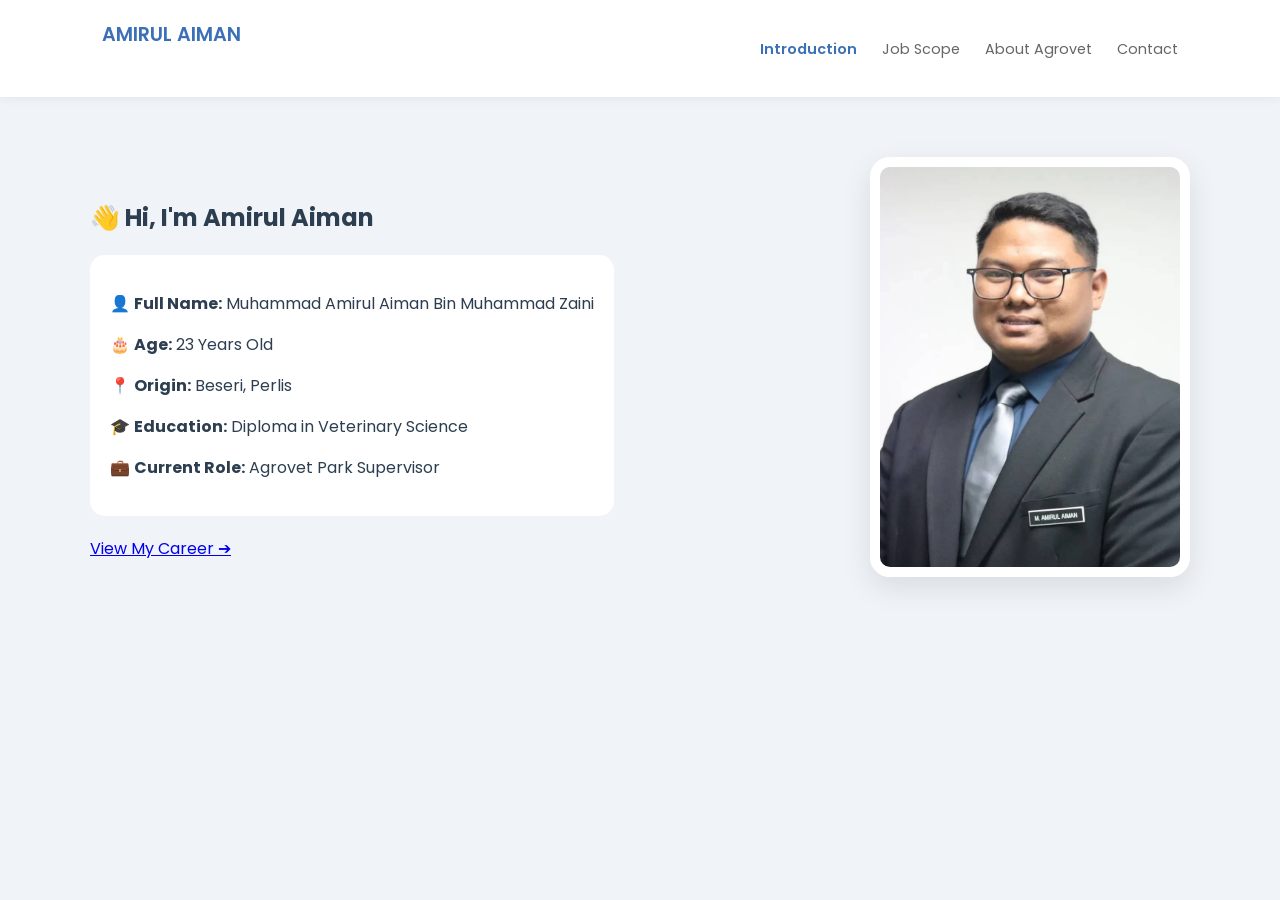
<file: index.html>
<!DOCTYPE html>
<html lang="en">
<head>
    <meta charset="UTF-8">
    <meta name="viewport" content="width=device-width, initial-scale=1.0">
    <title>Bio | Amirul Aiman</title>
    <link rel="stylesheet" href="style.css">
    <link href="https://fonts.googleapis.com/css2?family=Poppins:wght@300;400;600&display=swap" rel="stylesheet">
</head>
<body>
    <nav>
        <div class="logo">AMIRUL AIMAN</div>
        <ul class="nav-links">
            <li><a href="index.html" class="active">Introduction</a></li>
            <li><a href="job.html">Job Scope</a></li>
            <li><a href="agrovet.html">About Agrovet</a></li>
            <li><a href="contact.html">Contact</a></li>
        </ul>
    </nav>

    <section class="container hero">
        <div class="text-content">
            <h1>👋 Hi, I'm <span class="highlight">Amirul Aiman</span></h1>
            <div class="info-box">
                <p>👤 <strong>Full Name:</strong> Muhammad Amirul Aiman Bin Muhammad Zaini</p>
                <p>🎂 <strong>Age:</strong> 23 Years Old</p>
                <p>📍 <strong>Origin:</strong> Beseri, Perlis</p>
                <p>🎓 <strong>Education:</strong> Diploma in Veterinary Science</p>
                <p>💼 <strong>Current Role:</strong> Agrovet Park Supervisor</p>
            </div>
            <a href="job.html" class="cta-btn">View My Career ➔</a>
        </div>
        <div class="profile-frame">
            <img src="profile.jpg" alt="Amirul Aiman" class="main-img">
        </div>
    </section>
</body>
</html>
</file>
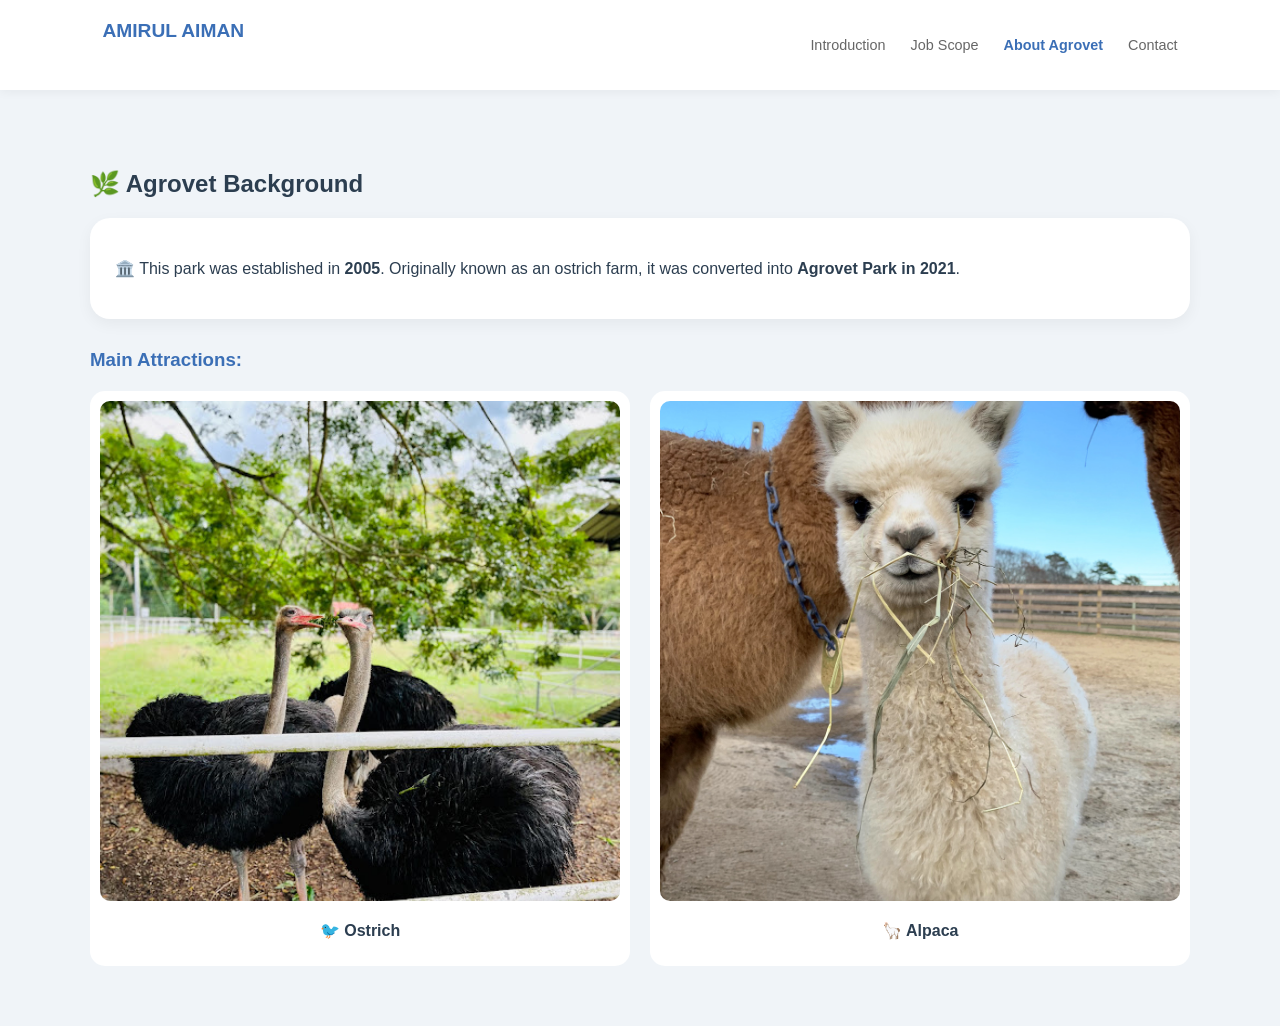
<file: agrovet.html>
<!DOCTYPE html>
<html lang="en">
<head>
    <meta charset="UTF-8">
    <meta name="viewport" content="width=device-width, initial-scale=1.0">
    <title>About Agrovet</title>
    <link rel="stylesheet" href="style.css">
</head>
<body>
    <nav>
        <div class="logo">AMIRUL AIMAN</div>
        <ul class="nav-links">
            <li><a href="index.html">Introduction</a></li>
            <li><a href="job.html">Job Scope</a></li>
            <li><a href="agrovet.html" class="active">About Agrovet</a></li>
            <li><a href="contact.html">Contact</a></li>
        </ul>
    </nav>

    <section class="container">
        <h2 class="section-title">🌿 Agrovet Background</h2>
        <div class="agro-layout">
            <div class="card">
                <p>🏛️ This park was established in <strong>2005</strong>. Originally known as an ostrich farm, it was converted into <strong>Agrovet Park in 2021</strong>.</p>
            </div>
            <h3 style="margin-top: 30px; color: var(--primary-blue);">Main Attractions:</h3>
            <div class="animal-showcase">
                <div class="animal-card">
                    <img src="ostrich.jpg" alt="Ostrich">
                    <p>🐦 <strong>Ostrich</strong></p>
                </div>
                <div class="animal-card">
                    <img src="alpaca.jpg" alt="Alpaca">
                    <p>🦙 <strong>Alpaca</strong></p>
                </div>
            </div>
        </div>
    </section>
</body>
</html>
</file>
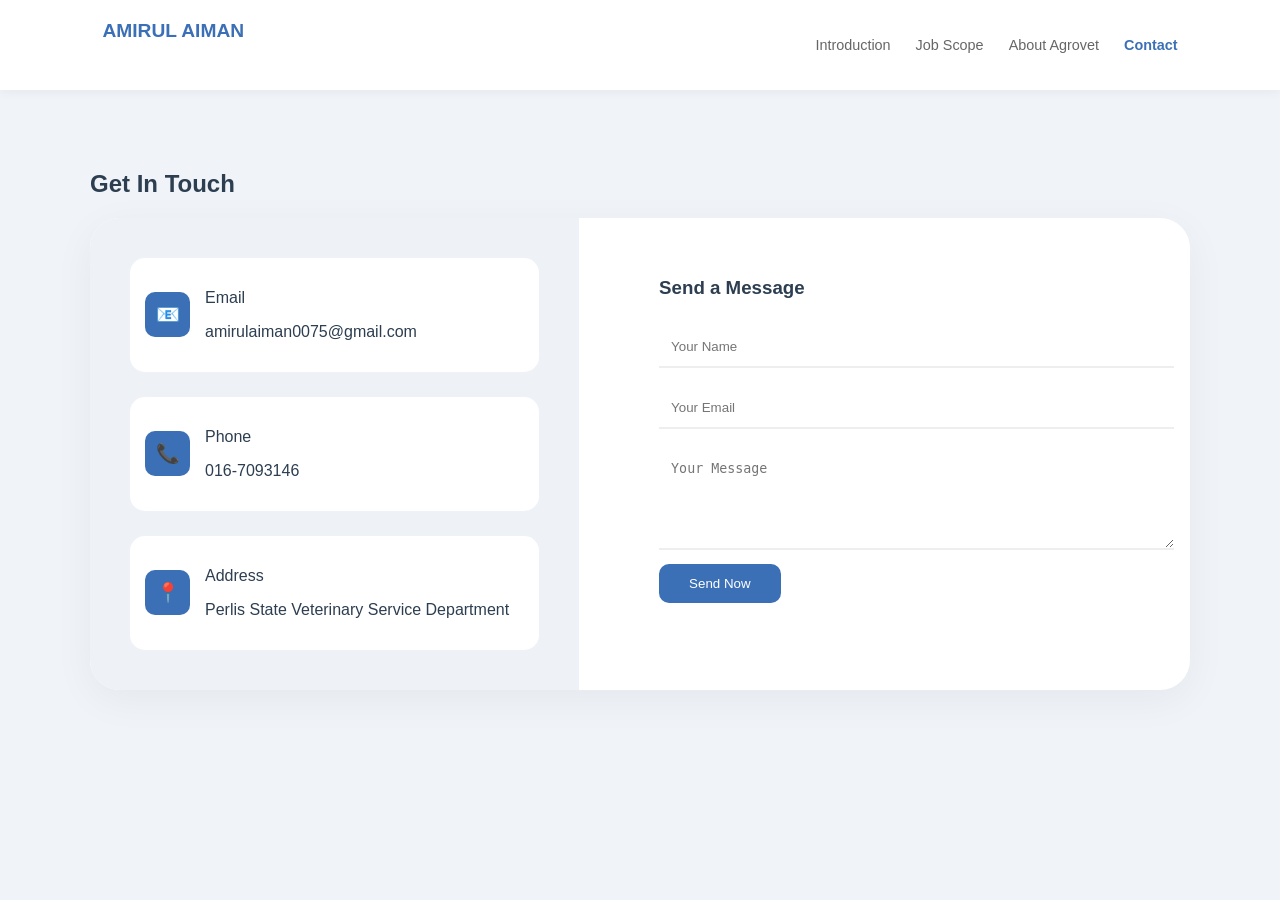
<file: contact.html>
<!DOCTYPE html>
<html lang="en">
<head>
    <meta charset="UTF-8">
    <meta name="viewport" content="width=device-width, initial-scale=1.0">
    <title>Contact Me</title>
    <link rel="stylesheet" href="style.css">
</head>
<body>
    <nav>
        <div class="logo">AMIRUL AIMAN</div>
        <ul class="nav-links">
            <li><a href="index.html">Introduction</a></li>
            <li><a href="job.html">Job Scope</a></li>
            <li><a href="agrovet.html">About Agrovet</a></li>
            <li><a href="contact.html" class="active">Contact</a></li>
        </ul>
    </nav>

    <section class="container">
        <h2 class="section-title">Get In Touch</h2>
        <div class="contact-flex">
            <div class="contact-left">
                <div class="info-item">
                    <div class="icon-box blue">📧</div>
                    <div>
                        <p class="label">Email</p>
                        <p>amirulaiman0075@gmail.com</p>
                    </div>
                </div>
                <div class="info-item">
                    <div class="icon-box blue">📞</div>
                    <div>
                        <p class="label">Phone</p>
                        <p>016-7093146</p>
                    </div>
                </div>
                <div class="info-item">
                    <div class="icon-box blue">📍</div>
                    <div>
                        <p class="label">Address</p>
                        <p>Perlis State Veterinary Service Department</p>
                    </div>
                </div>
            </div>

            <div class="contact-right">
                <h3>Send a Message</h3>
                <form>
                    <input type="text" placeholder="Your Name">
                    <input type="email" placeholder="Your Email">
                    <textarea placeholder="Your Message" rows="5"></textarea>
                    <button type="submit">Send Now</button>
                </form>
            </div>
        </div>
    </section>
</body>
</html>
</file>
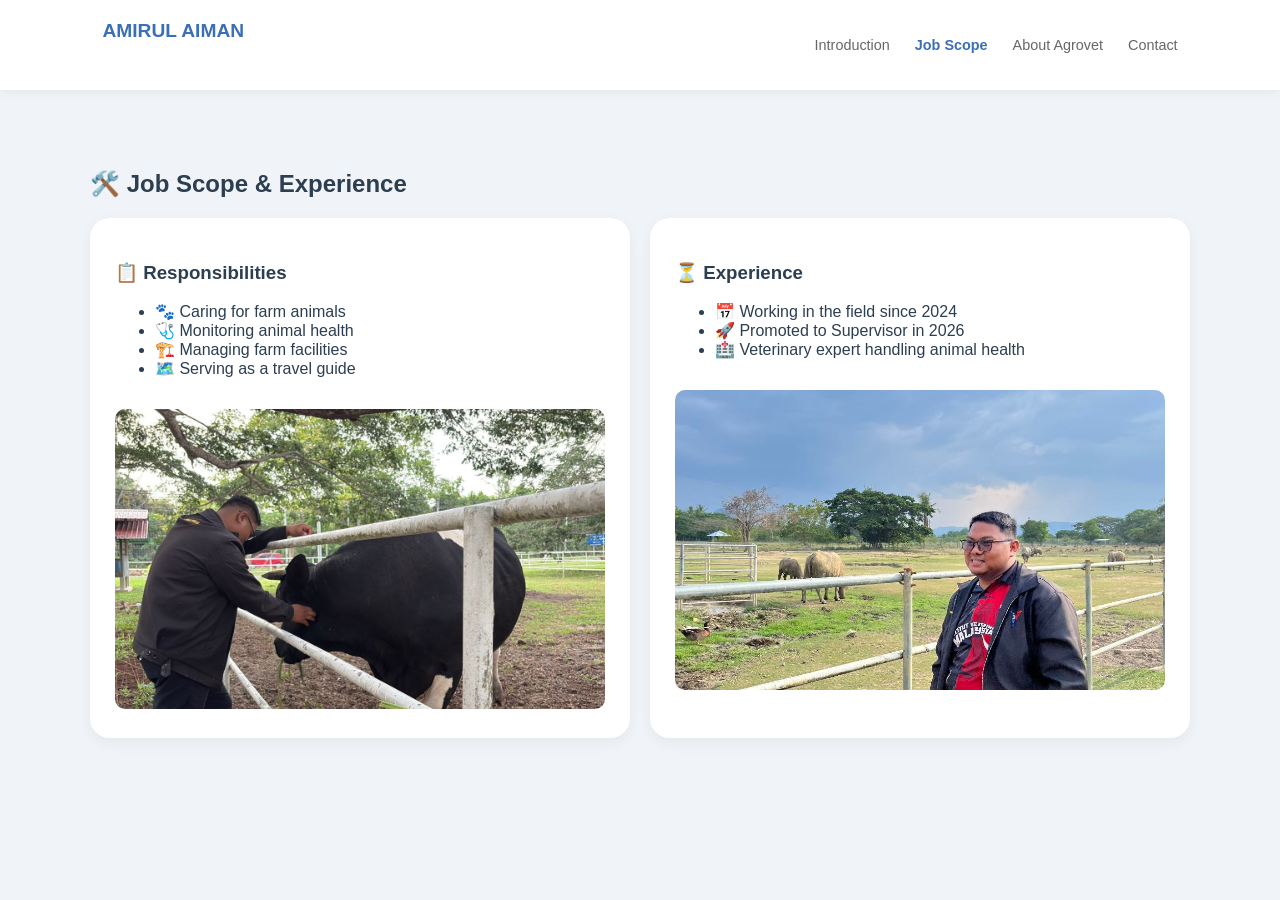
<file: job.html>
<!DOCTYPE html>
<html lang="en">
<head>
    <meta charset="UTF-8">
    <meta name="viewport" content="width=device-width, initial-scale=1.0">
    <title>Job Scope | Amirul Aiman</title>
    <link rel="stylesheet" href="style.css">
</head>
<body>
    <nav>
        <div class="logo">AMIRUL AIMAN</div>
        <ul class="nav-links">
            <li><a href="index.html">Introduction</a></li>
            <li><a href="job.html" class="active">Job Scope</a></li>
            <li><a href="agrovet.html">About Agrovet</a></li>
            <li><a href="contact.html">Contact</a></li>
        </ul>
    </nav>

    <section class="container">
        <h2 class="section-title">🛠️ Job Scope & Experience</h2>
        <div class="grid-container">
            <div class="card">
                <h3>📋 Responsibilities</h3>
                <ul>
                    <li>🐾 Caring for farm animals</li>
                    <li>🩺 Monitoring animal health</li>
                    <li>🏗️ Managing farm facilities</li>
                    <li>🗺️ Serving as a travel guide</li>
                </ul>
                <img src="job1.jpg" alt="Work Task 1" class="job-img">
            </div>
            <div class="card">
                <h3>⏳ Experience</h3>
                <ul>
                    <li>📅 Working in the field since 2024</li>
                    <li>🚀 Promoted to Supervisor in 2026</li>
                    <li>🏥 Veterinary expert handling animal health</li>
                </ul>
                <img src="job2.jpg" alt="Work Task 2" class="job-img">
            </div>
        </div>
    </section>
</body>
</html>
</file>
<file: style.css>
:root {
    --primary-blue: #3b6fb6;
    --soft-bg: #f0f4f8;
    --white: #ffffff;
    --text-dark: #2c3e50;
}

body {
    font-family: 'Poppins', sans-serif;
    background-color: var(--soft-bg);
    margin: 0;
    color: var(--text-dark);
}

nav {
    display: flex;
    justify-content: space-between;
    padding: 20px 8%;
    background: var(--white);
    box-shadow: 0 2px 10px rgba(0,0,0,0.05);
}

.logo { font-weight: 600; color: var(--primary-blue); font-size: 1.2rem; }
.nav-links { list-style: none; display: flex; gap: 25px; }
.nav-links a { text-decoration: none; color: #666; font-size: 0.9rem; }
.nav-links a.active { color: var(--primary-blue); font-weight: 600; }

.container { max-width: 1100px; margin: 40px auto; padding: 20px; }

/* Bio Image & Layout */
.hero { display: flex; align-items: center; justify-content: space-between; gap: 30px; }
.main-img { width: 300px; height: 400px; object-fit: cover; border-radius: 20px; border: 10px solid white; box-shadow: 0 10px 30px rgba(0,0,0,0.1); }

.info-box { background: white; padding: 20px; border-radius: 15px; margin: 20px 0; }

/* Images */
.grid-container { display: grid; grid-template-columns: 1fr 1fr; gap: 20px; }
.card { background: white; padding: 25px; border-radius: 20px; box-shadow: 0 5px 15px rgba(0,0,0,0.05); }
.job-img { width: 100%; height: 300px; object-fit: cover; border-radius: 10px; margin-top: 15px; }

.animal-showcase { display: flex; gap: 20px; margin-top: 20px; }
.animal-card { flex: 1; text-align: center; background: white; padding: 10px; border-radius: 15px; }
.animal-card img { width: 100%; height: 500px; object-fit: cover; border-radius: 10px; }


.contact-flex { display: flex; gap: 40px; background: white; border-radius: 30px; overflow: hidden; box-shadow: 0 10px 40px rgba(0,0,0,0.05); }
.contact-left { flex: 1; padding: 40px; background: #eef2f7; display: flex; flex-direction: column; gap: 25px; }
.contact-right { flex: 1.2; padding: 40px; }

.info-item { display: flex; align-items: center; gap: 15px; background: white; padding: 15px; border-radius: 15px; }
.icon-box.blue { background: var(--primary-blue); color: white; width: 45px; height: 45px; border-radius: 10px; display: flex; align-items: center; justify-content: center; font-size: 1.2rem; }

.contact-right input, .contact-right textarea { width: 100%; padding: 12px; margin: 10px 0; border: none; border-bottom: 2px solid #eee; outline: none; }
.contact-right button { background: var(--primary-blue); color: white; border: none; padding: 12px 30px; border-radius: 10px; cursor: pointer; }

/* Responsive */
@media (max-width: 768px) {
    .hero, .grid-container, .contact-flex, .animal-showcase { flex-direction: column; }
}
</file>
